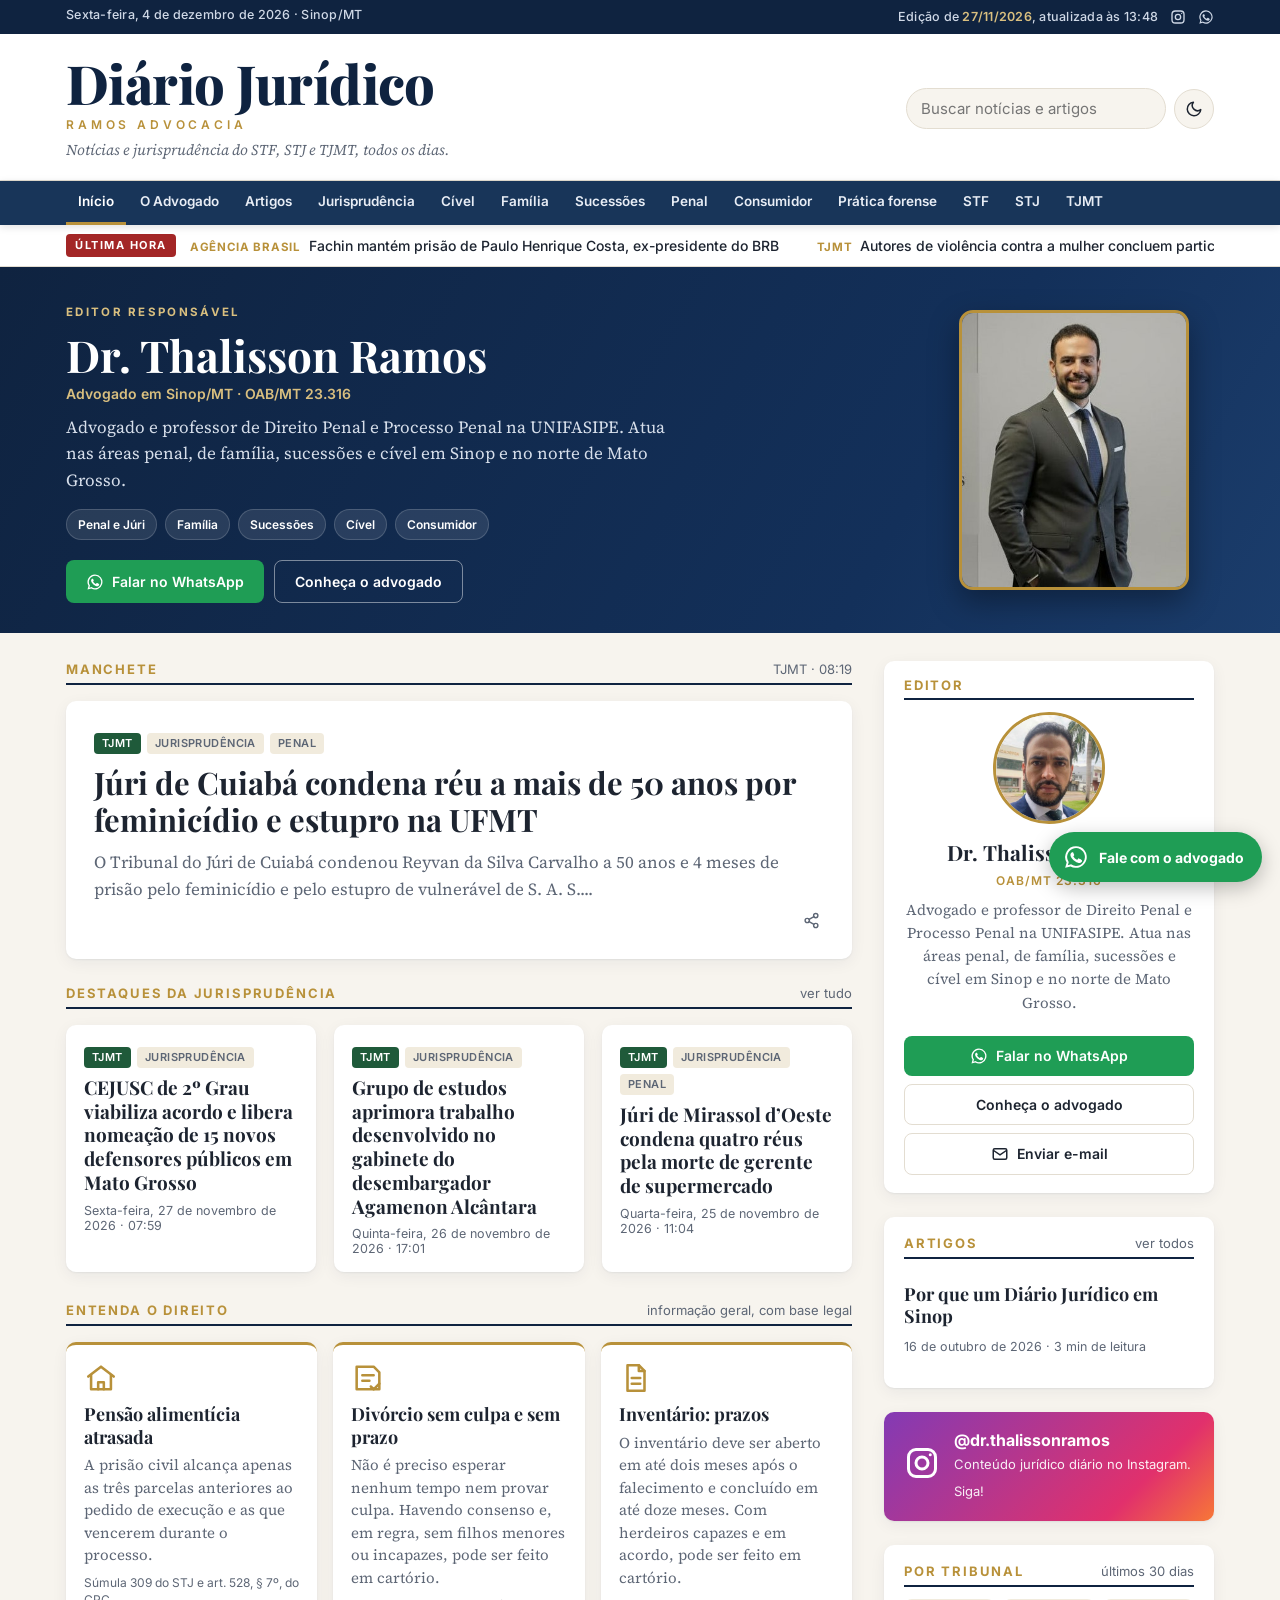
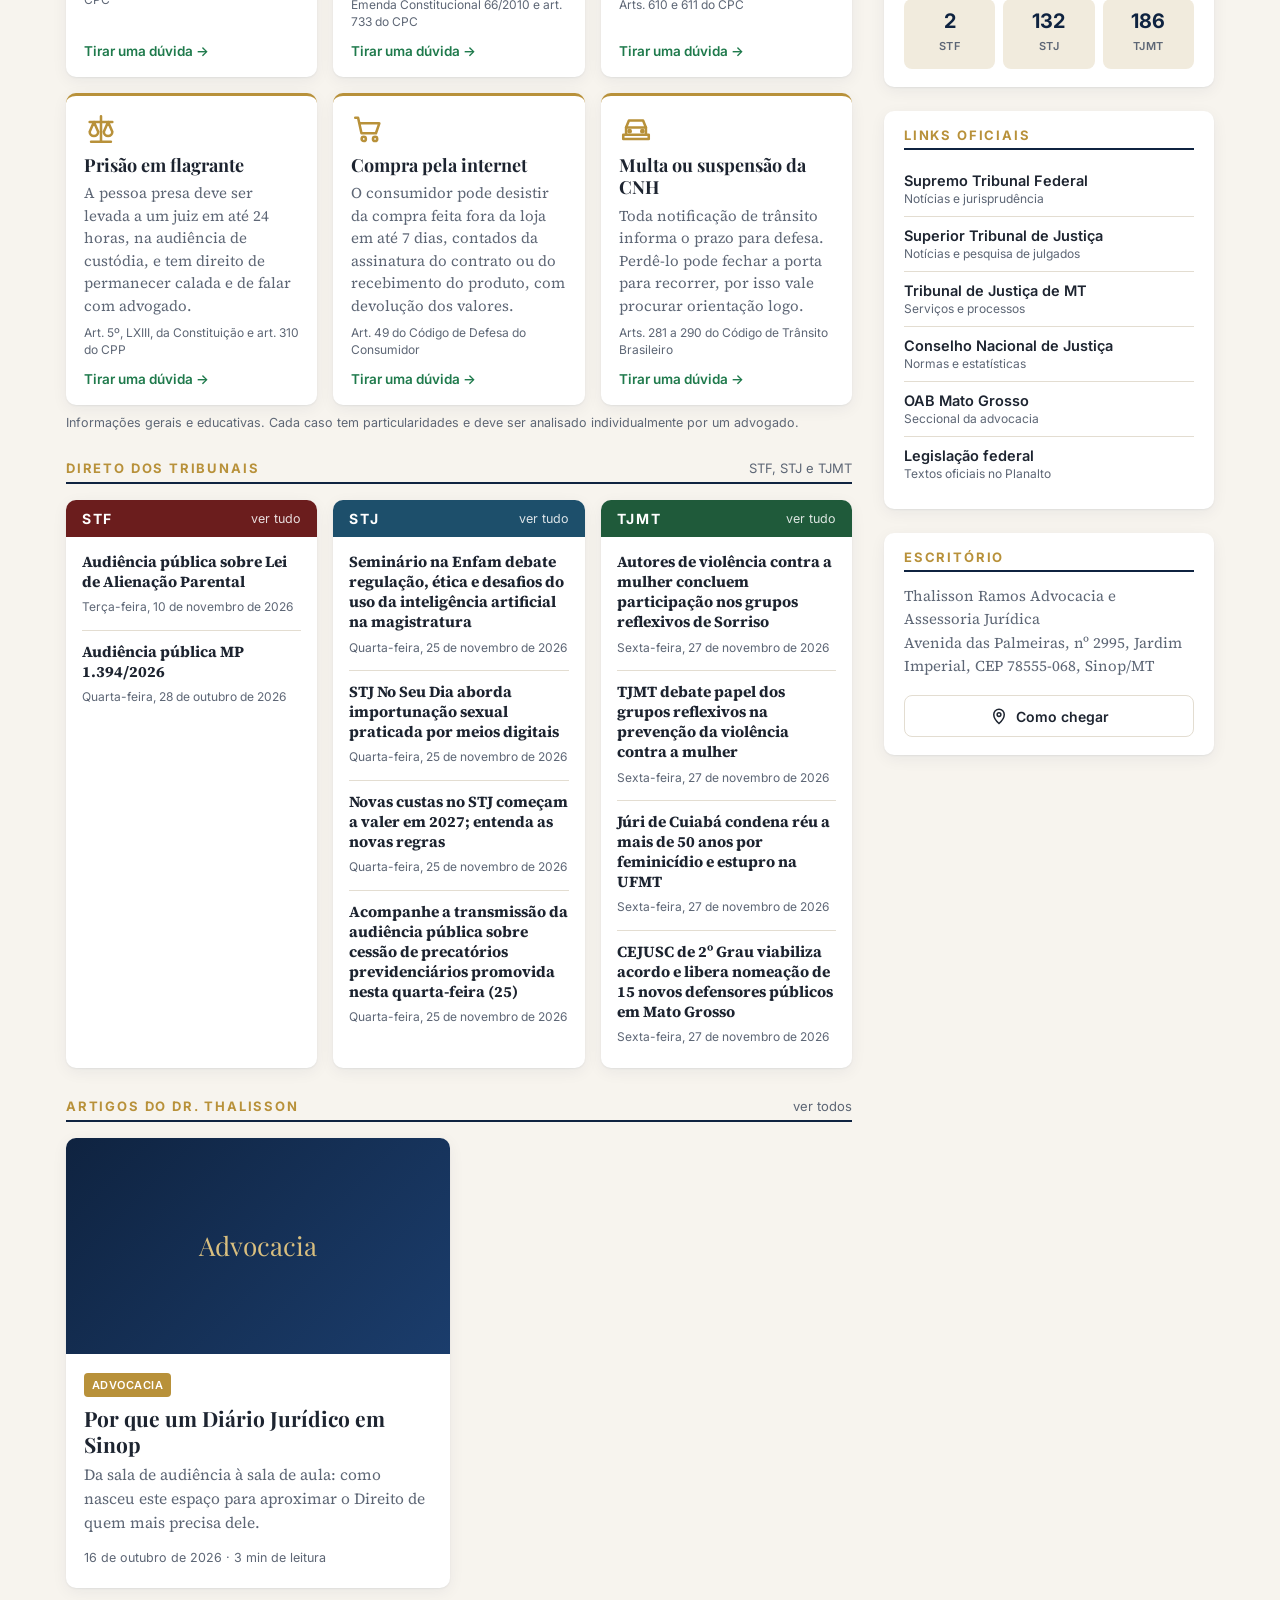
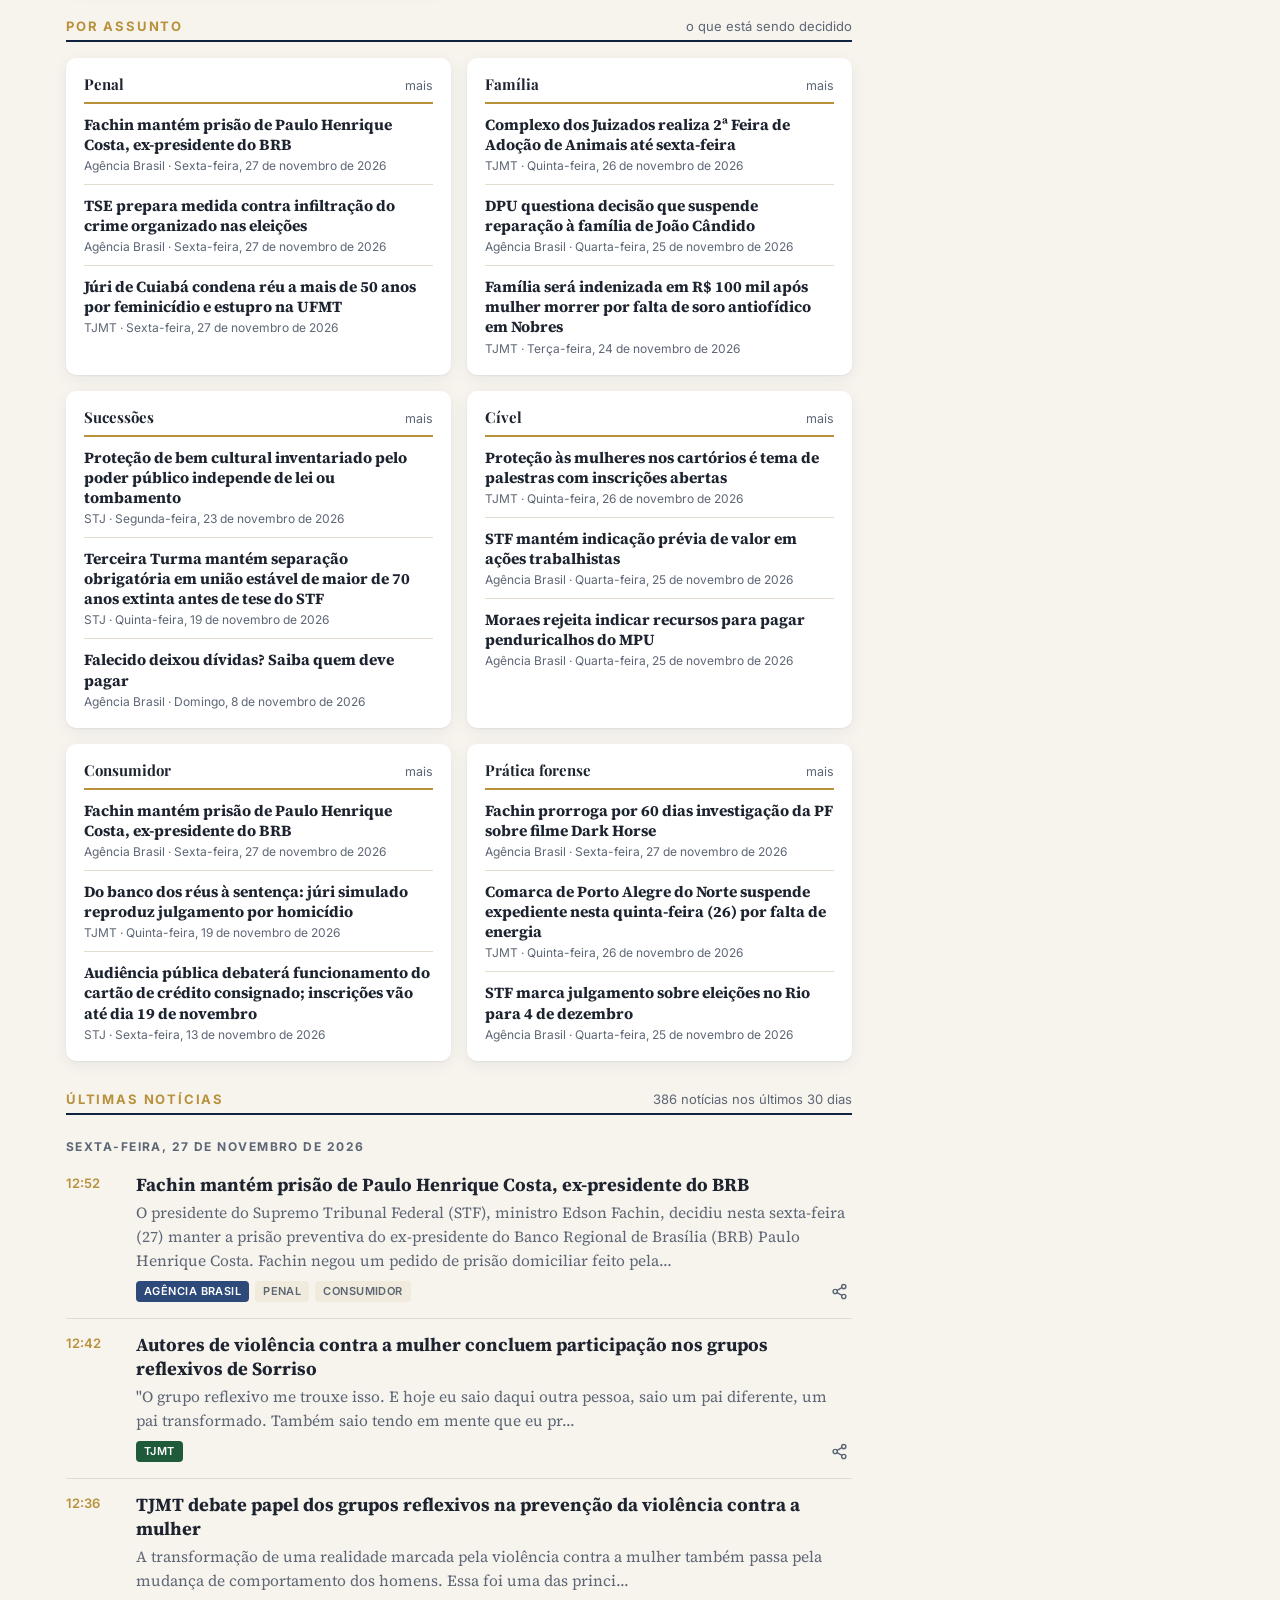
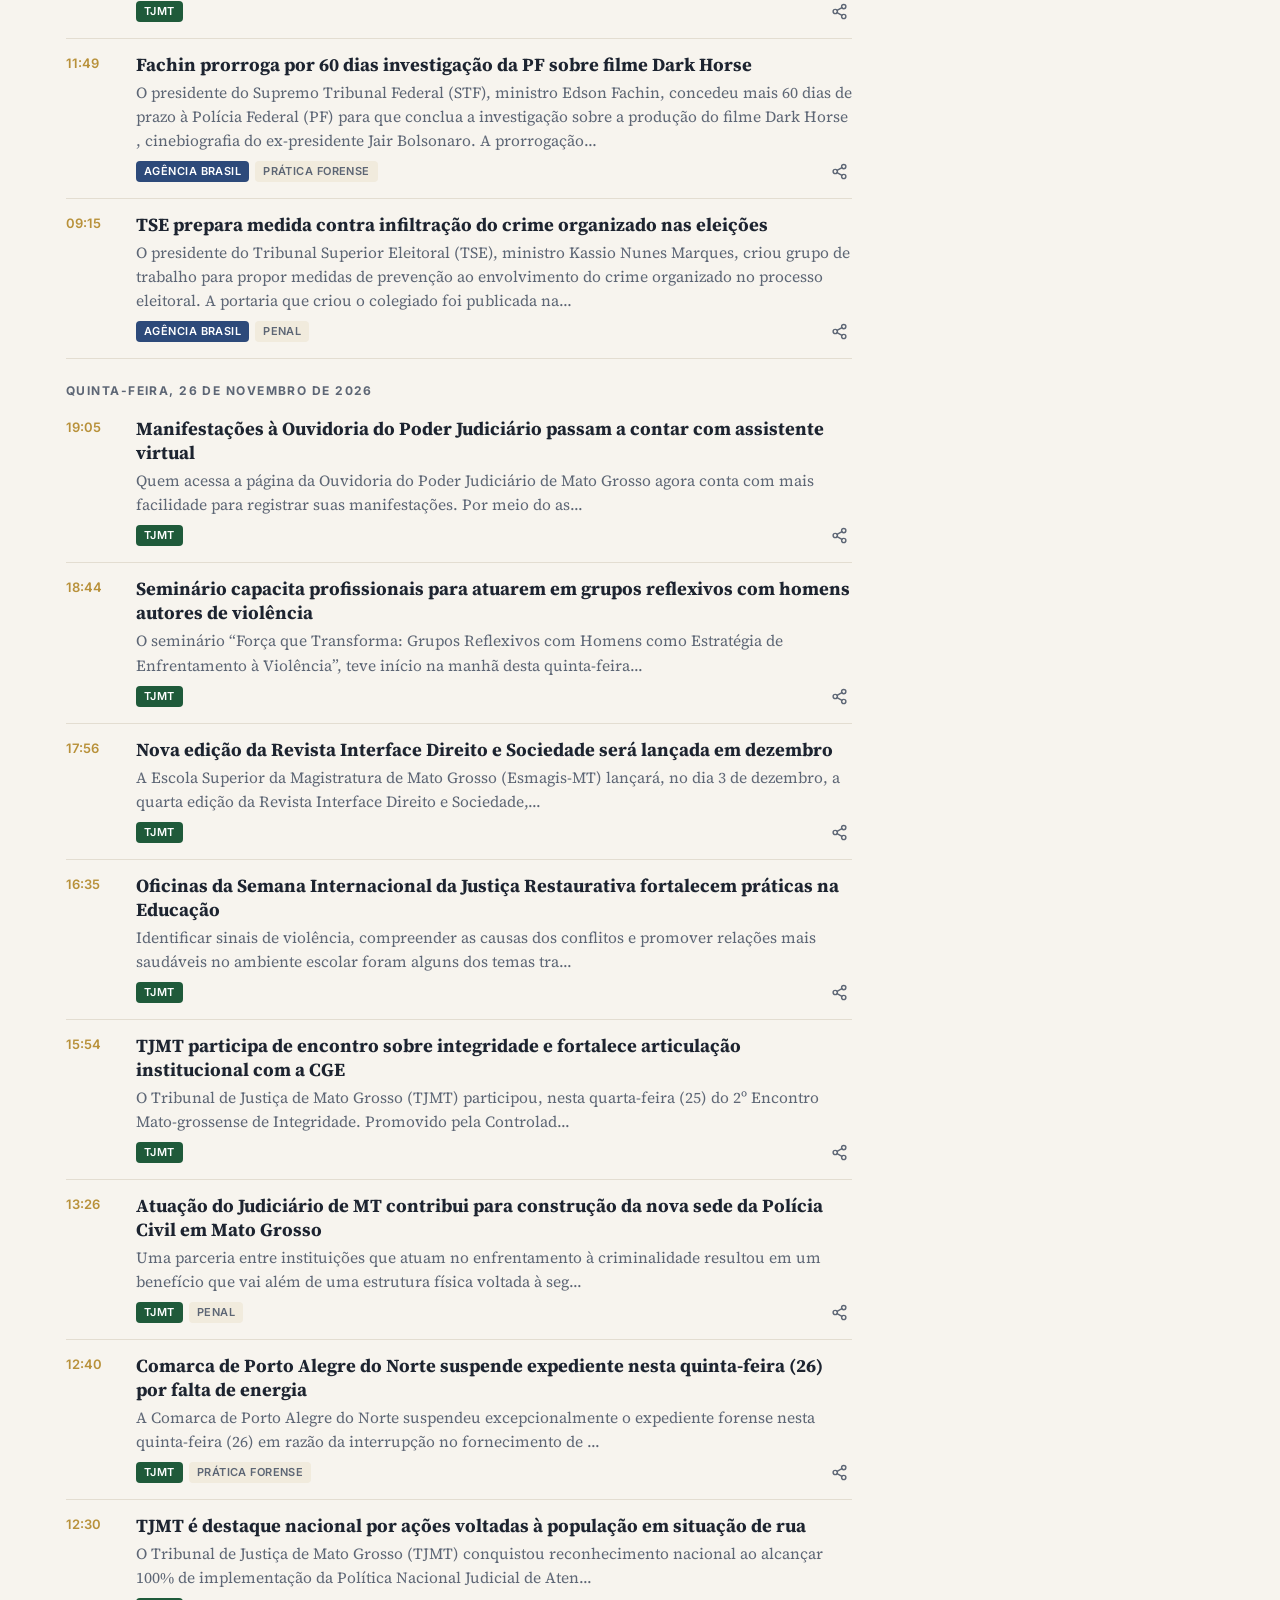
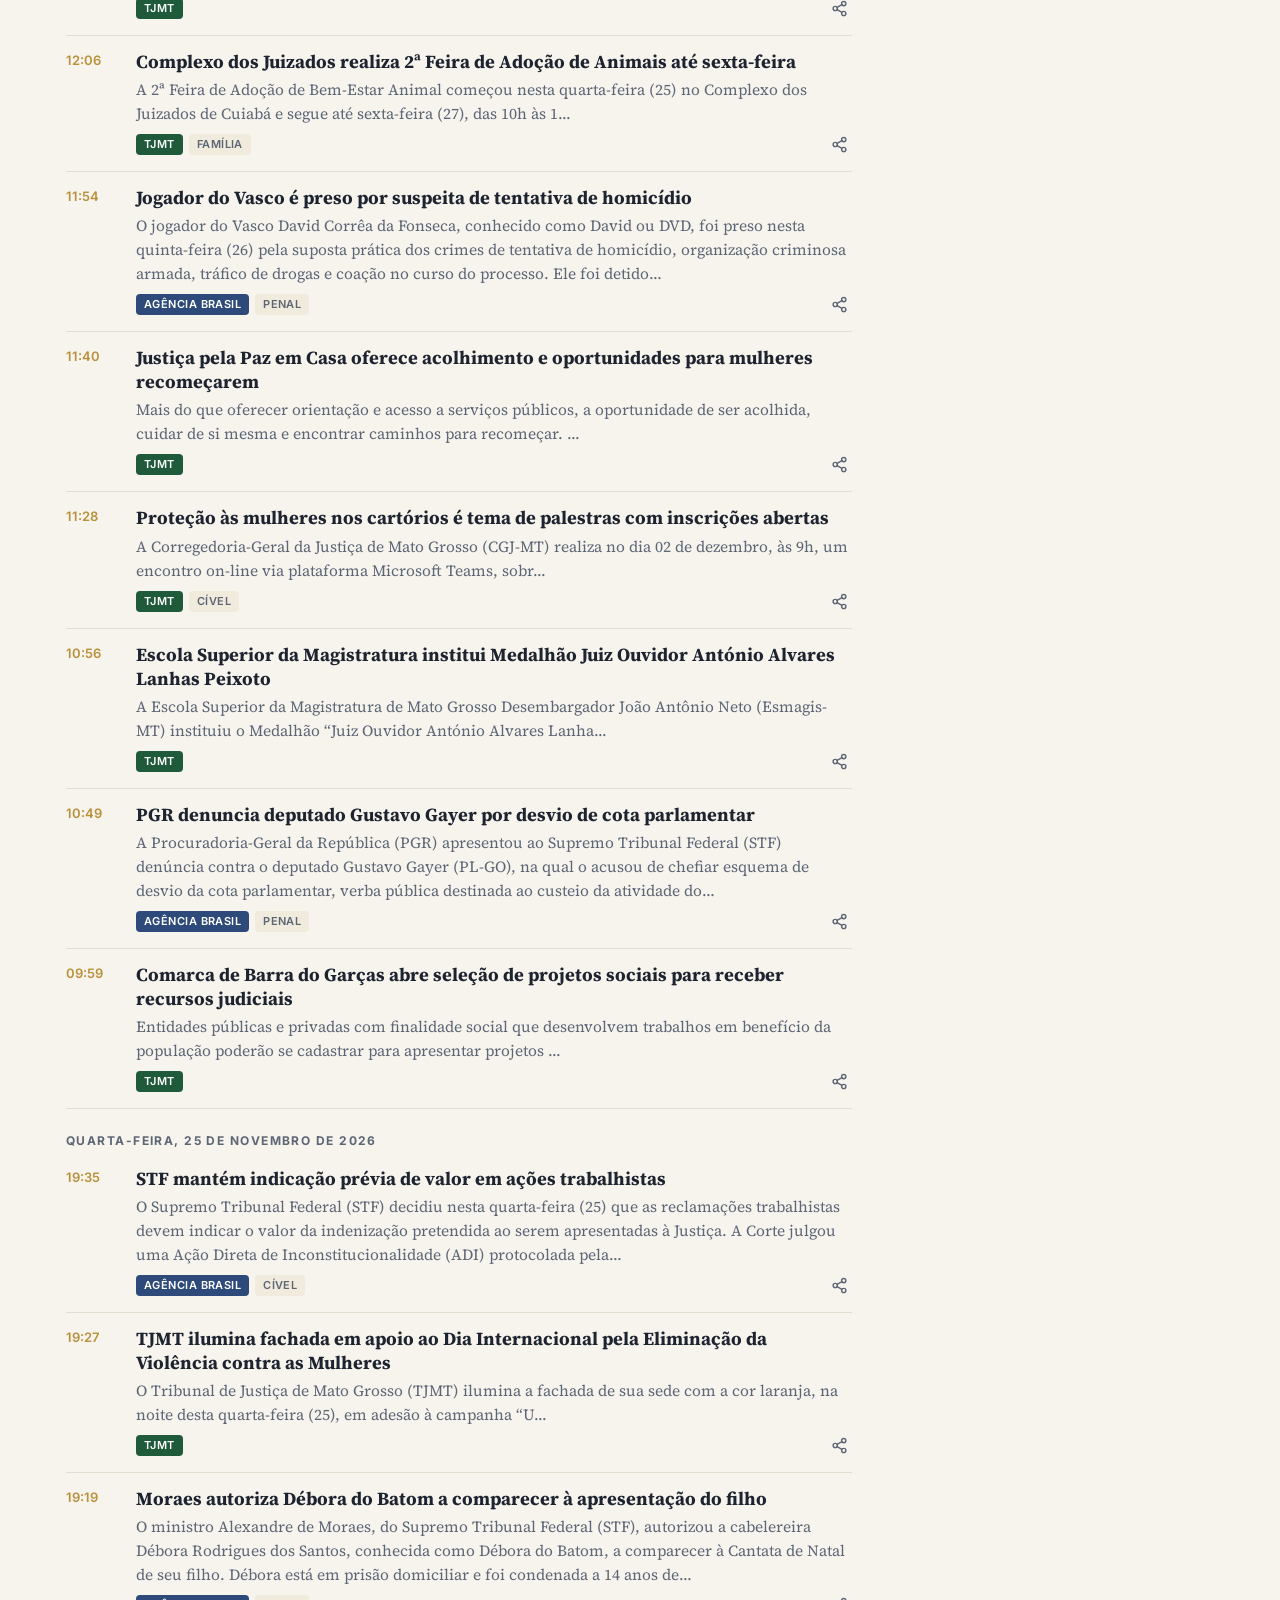
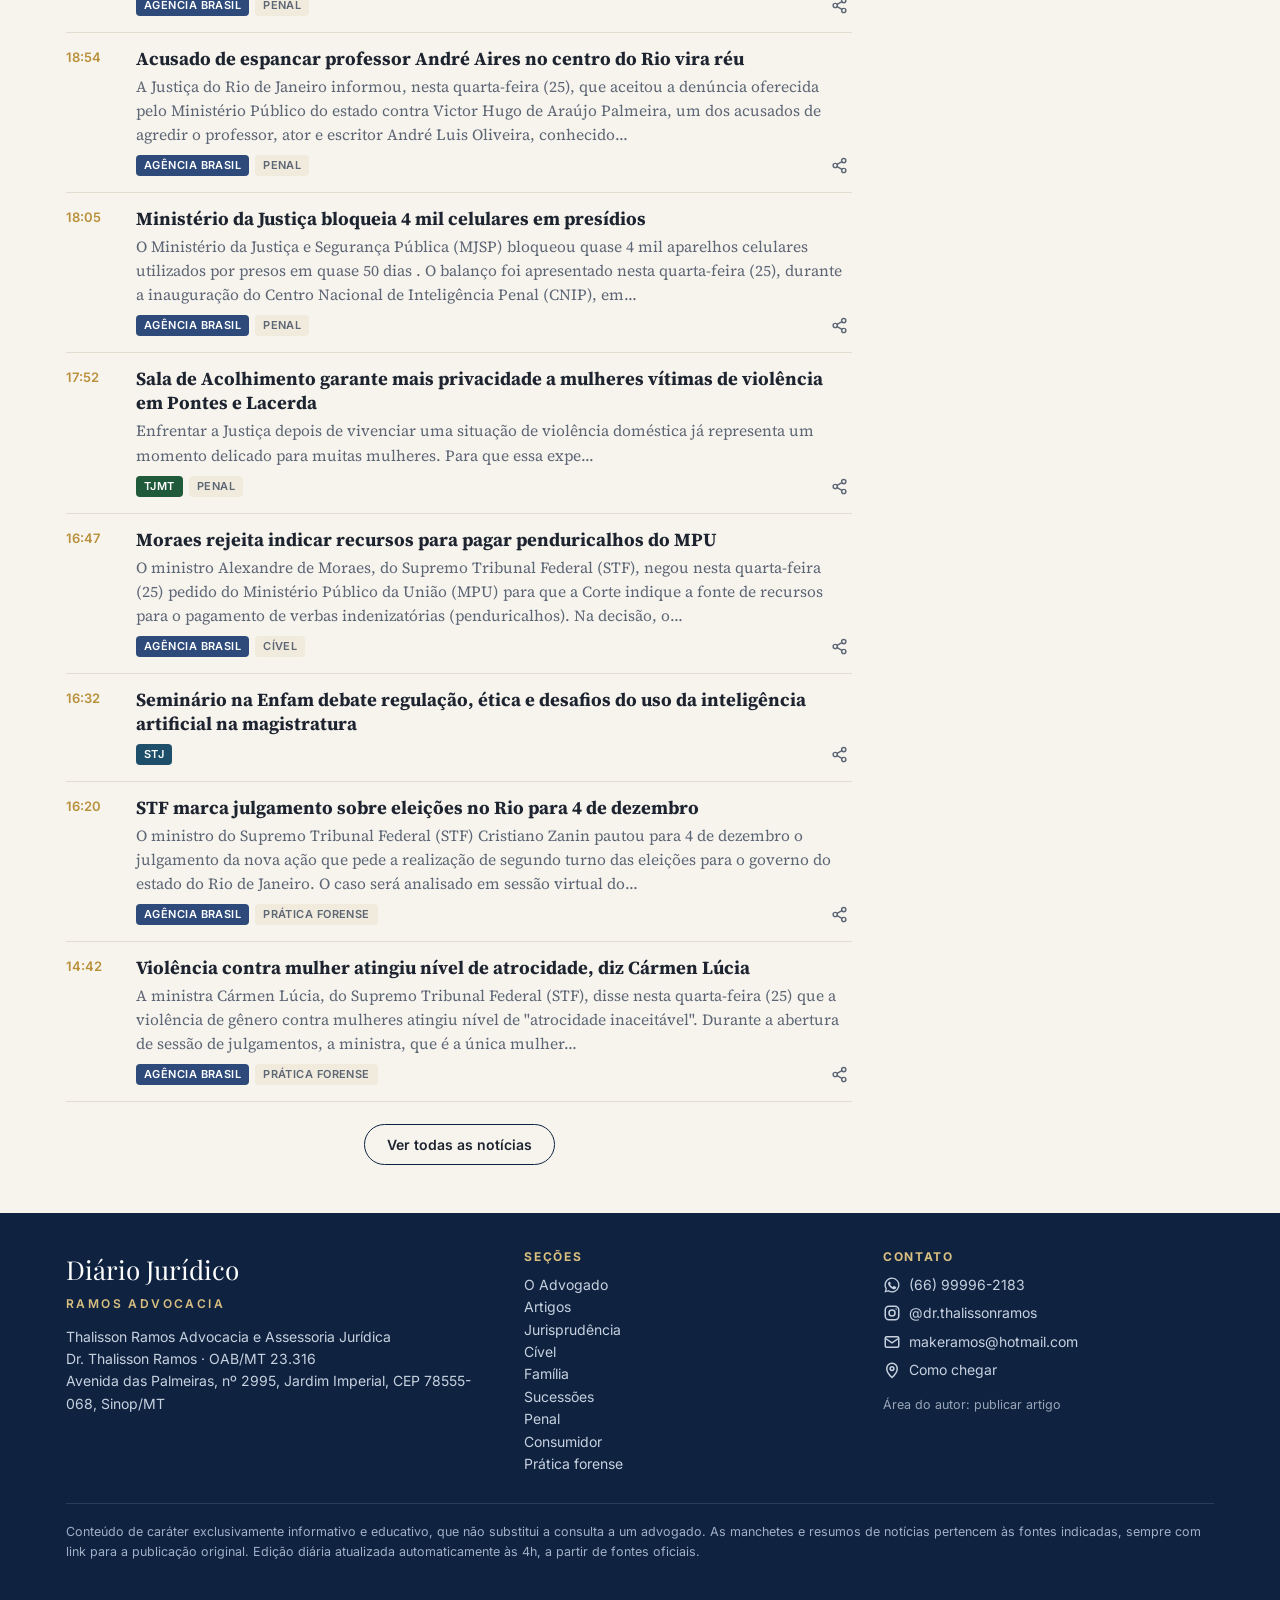
<file: index.html>
<!doctype html>
<html lang="pt-BR">
<head>
<meta charset="utf-8">
<meta name="viewport" content="width=device-width, initial-scale=1">
<title>Diário Jurídico Ramos Advocacia</title>
<meta name="description" content="Notícias e jurisprudência do STF, STJ e TJMT, atualizadas todos os dias. Editado pelo advogado Dr. Thalisson Ramos (OAB/MT 23.316), professor de Direito Penal e Processo Penal em Sinop/MT.">
<link rel="canonical" href="https://thalissonramos.github.io/">
<script type="application/ld+json">
{"@context":"https://schema.org","@type":"LegalService","name":"Thalisson Ramos Advocacia e Assessoria Jurídica","url":"https://thalissonramos.github.io/","image":"https://thalissonramos.github.io/advogado.jpg","telephone":"+55-66-99996-2183","email":"makeramos@hotmail.com","address":{"@type":"PostalAddress","streetAddress":"Avenida das Palmeiras, 2995, Jardim Imperial","addressLocality":"Sinop","addressRegion":"MT","postalCode":"78555-068","addressCountry":"BR"},"areaServed":["Sinop","Sorriso","Norte de Mato Grosso"],"sameAs":["https://www.instagram.com/dr.thalissonramos/"],"founder":{"@type":"Person","name":"Thalisson Ramos","jobTitle":"Advogado"}}
</script>
<meta property="og:type" content="website">
<meta property="og:title" content="Diário Jurídico Ramos Advocacia">
<meta property="og:description" content="Notícias e jurisprudência do STF, STJ e TJMT, atualizadas todos os dias.">
<meta property="og:image" content="https://thalissonramos.github.io/capa.png">
<meta property="og:url" content="https://thalissonramos.github.io/">
<meta name="theme-color" content="#0f2340">
<link rel="icon" href="icone.svg" type="image/svg+xml">
<link rel="preconnect" href="https://fonts.googleapis.com">
<link rel="preconnect" href="https://fonts.gstatic.com" crossorigin>
<link href="https://fonts.googleapis.com/css2?family=Inter:wght@400;500;600;700&family=Playfair+Display:wght@700;800&family=Source+Serif+4:ital,wght@0,400;0,700;1,400&display=swap" rel="stylesheet">
<link rel="stylesheet" href="estilo.css">
</head>
<body>
<div id="cabecalho"></div>
<div id="hero"></div>

<main class="wrap grade">
  <section id="principal" aria-live="polite">
    <div class="vazio">Carregando a edição de hoje…</div>
  </section>
  <aside class="lateral" id="lateral"></aside>
</main>

<div id="rodape"></div>
<script src="app.js"></script>
<script>Portal.iniciarCapa();</script>
</body>
</html>
</file>
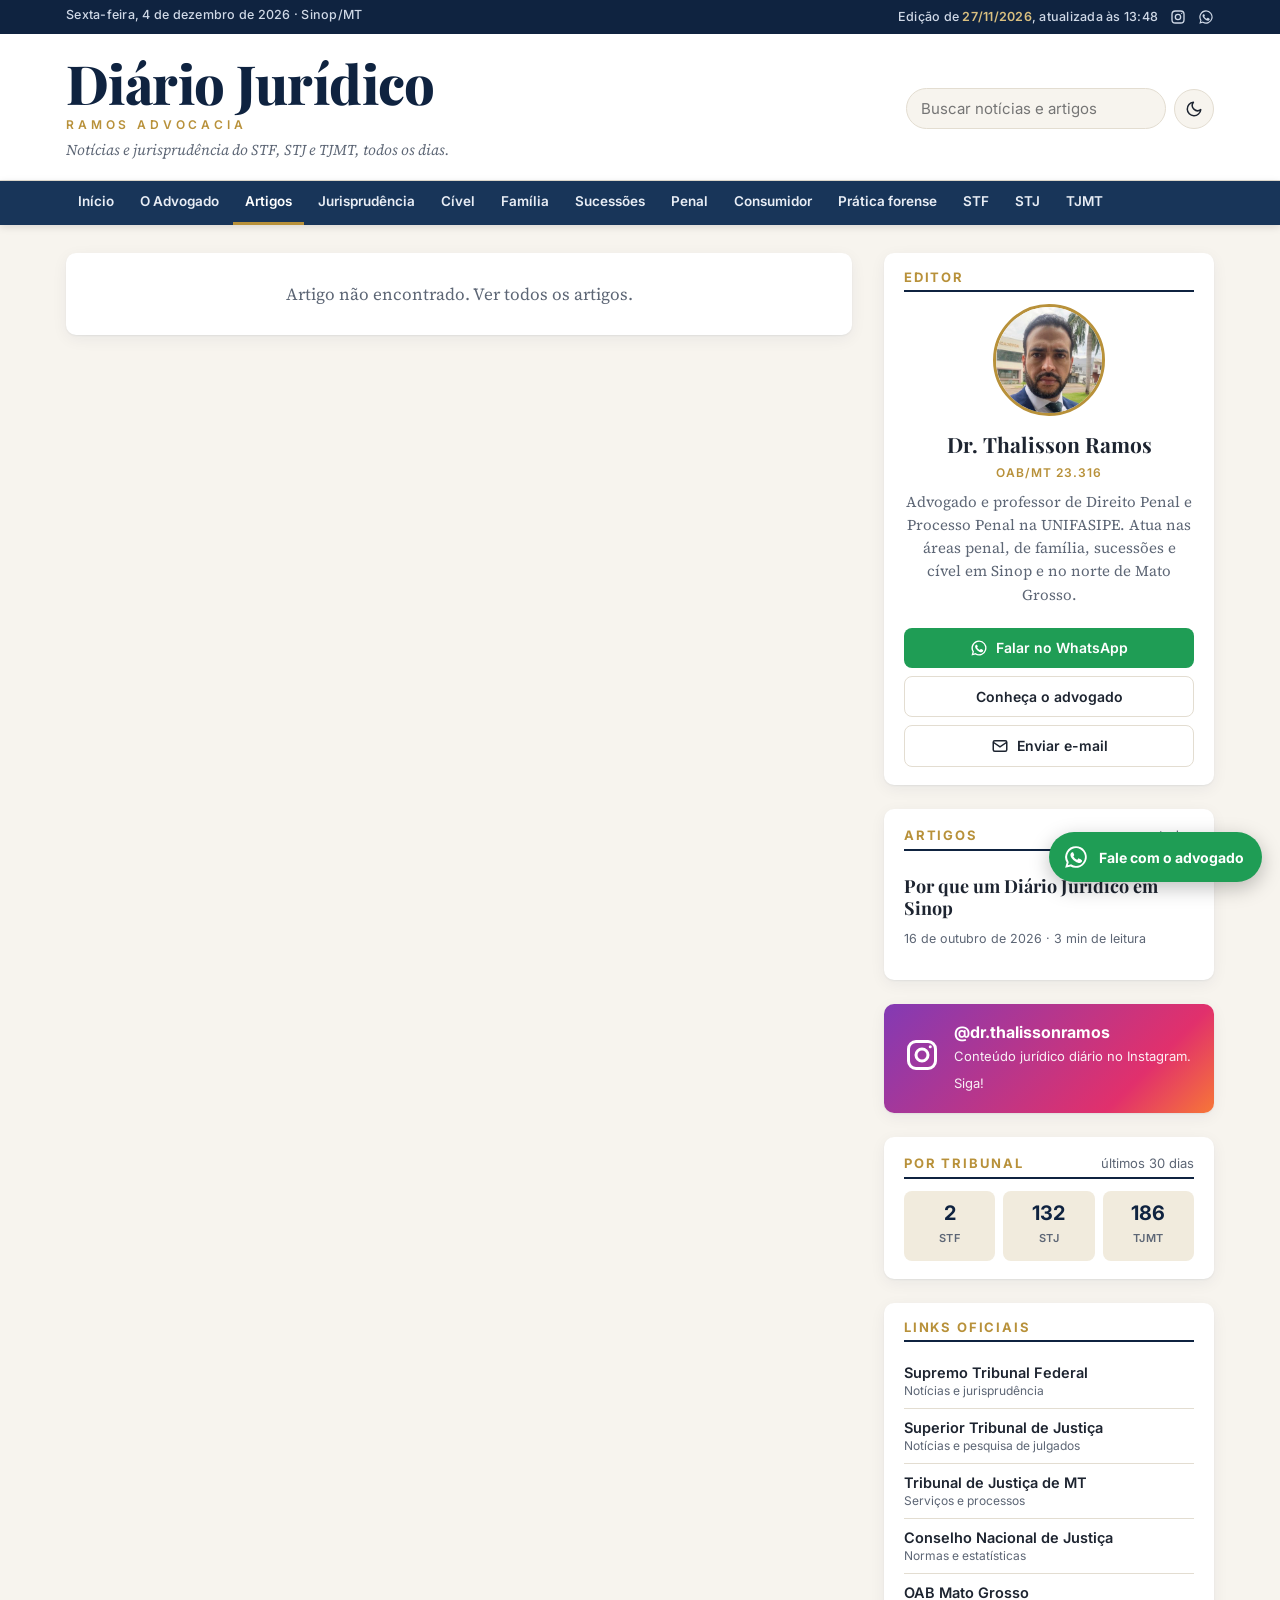
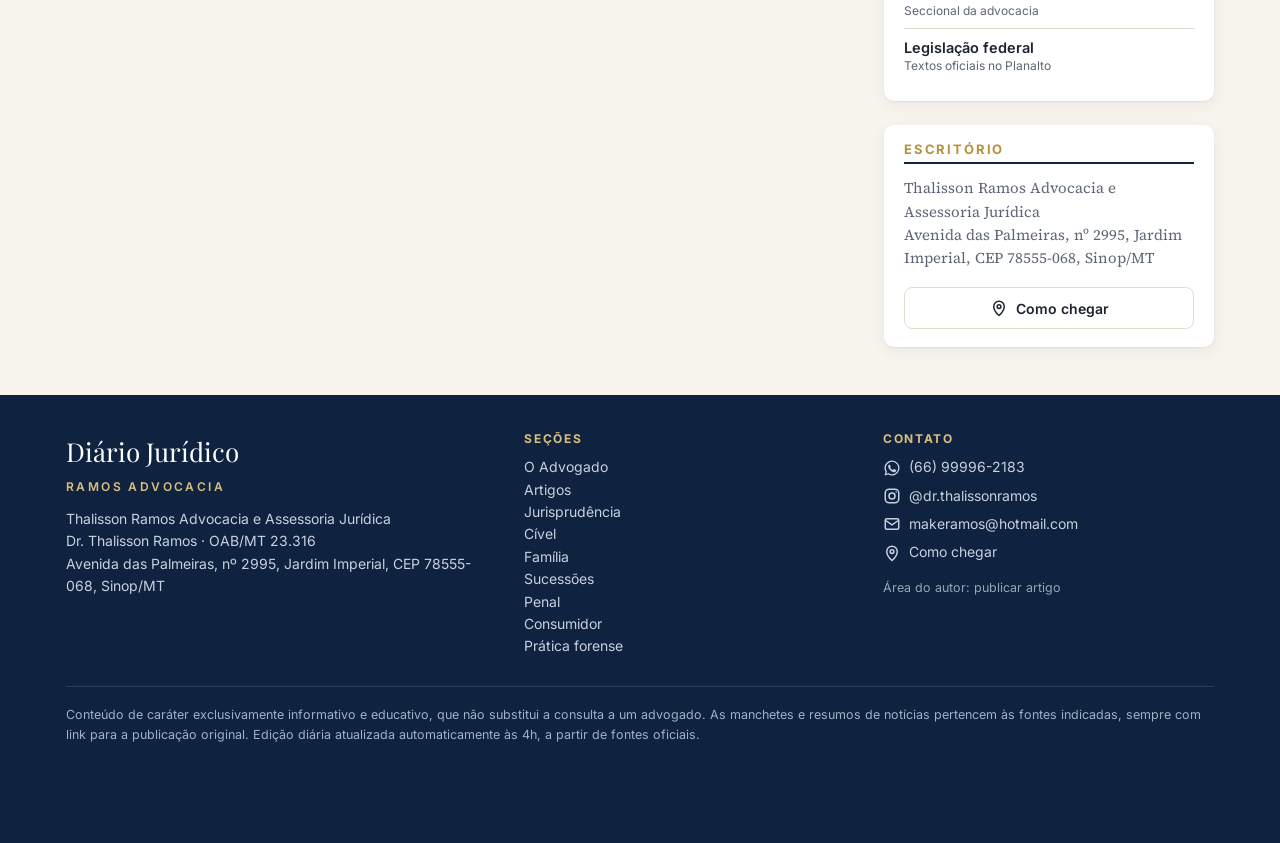
<file: artigo.html>
<!doctype html>
<html lang="pt-BR">
<head>
<meta charset="utf-8">
<meta name="viewport" content="width=device-width, initial-scale=1">
<title>Coluna do Professor | Diário Jurídico Ramos Advocacia</title>
<meta name="description" content="Artigos do advogado e professor Thalisson Ramos no Diário Jurídico Ramos Advocacia.">
<meta property="og:image" content="https://thalissonramos.github.io/capa.png">
<meta name="theme-color" content="#0f2340">
<link rel="icon" href="icone.svg" type="image/svg+xml">
<link rel="preconnect" href="https://fonts.googleapis.com">
<link rel="preconnect" href="https://fonts.gstatic.com" crossorigin>
<link href="https://fonts.googleapis.com/css2?family=Inter:wght@400;500;600;700&family=Playfair+Display:wght@700;800&family=Source+Serif+4:ital,wght@0,400;0,700;1,400&display=swap" rel="stylesheet">
<link rel="stylesheet" href="estilo.css">
</head>
<body>
<div id="cabecalho"></div>

<main class="wrap grade">
  <section id="principal"><div class="vazio">Carregando artigo…</div></section>
  <aside class="lateral" id="lateral"></aside>
</main>

<div id="rodape"></div>
<script src="app.js"></script>
<script>Portal.iniciarArtigo();</script>
</body>
</html>
</file>
<file: estilo.css>
:root {
  --azul: #0f2340;
  --azul-2: #183559;
  --ouro: #b8913a;
  --ouro-claro: #d9bf7f;
  --fundo: #f7f4ee;
  --papel: #ffffff;
  --texto: #1d2430;
  --suave: #5d6675;
  --linha: #e3ddd1;
  --chip: #f1ebdd;
  --sombra: 0 1px 2px rgba(15, 35, 64, .06), 0 4px 16px rgba(15, 35, 64, .06);
  --serifa: "Source Serif 4", Georgia, "Times New Roman", serif;
  --titulo: "Playfair Display", Georgia, serif;
  --ui: "Inter", system-ui, -apple-system, "Segoe UI", Roboto, sans-serif;
}
@media (prefers-color-scheme: dark) {
  :root:not([data-theme="light"]) {
    --fundo: #0d1522; --papel: #131e2e; --texto: #e6e9ee; --suave: #9aa5b5;
    --linha: #24324a; --chip: #1c2a40; --azul-2: #22416b;
    --sombra: 0 1px 2px rgba(0,0,0,.3), 0 4px 16px rgba(0,0,0,.25);
  }
}
:root[data-theme="dark"] {
  --fundo: #0d1522; --papel: #131e2e; --texto: #e6e9ee; --suave: #9aa5b5;
  --linha: #24324a; --chip: #1c2a40; --azul-2: #22416b;
  --sombra: 0 1px 2px rgba(0,0,0,.3), 0 4px 16px rgba(0,0,0,.25);
}

* { box-sizing: border-box; }
html { -webkit-text-size-adjust: 100%; }
body {
  margin: 0; background: var(--fundo); color: var(--texto);
  font-family: var(--serifa); font-size: 17px; line-height: 1.55;
  overflow-x: hidden;
}
a { color: inherit; text-decoration: none; }
a:hover { color: var(--ouro); }
img { max-width: 100%; display: block; }
.wrap { max-width: 1180px; margin: 0 auto; padding: 0 16px; }

/* Faixa superior */
.topo {
  background: var(--azul); color: #cfd8e6; font: 500 12.5px/1 var(--ui);
  letter-spacing: .02em;
}
.topo .wrap { display: flex; justify-content: space-between; gap: 12px; padding-top: 9px; padding-bottom: 9px; flex-wrap: wrap; }
.topo b { color: var(--ouro-claro); font-weight: 600; }

/* Cabeçalho */
.cabecalho { background: var(--papel); border-bottom: 1px solid var(--linha); }
.cabecalho .wrap { display: flex; align-items: center; justify-content: space-between; gap: 20px; padding-top: 22px; padding-bottom: 18px; }
.marca { display: flex; flex-direction: column; }
.marca .nome {
  font-family: var(--titulo); font-weight: 800; color: var(--azul);
  font-size: clamp(34px, 6vw, 54px); line-height: 1; letter-spacing: -.01em;
}
:root[data-theme="dark"] .marca .nome { color: #fff; }
@media (prefers-color-scheme: dark) { :root:not([data-theme="light"]) .marca .nome { color: #fff; } }
.marca .sub {
  font: 600 12px/1.2 var(--ui); letter-spacing: .32em; text-transform: uppercase;
  color: var(--ouro); margin-top: 8px;
}
.marca .lema { font-style: italic; color: var(--suave); font-size: 15px; margin-top: 6px; }
.busca { display: flex; align-items: center; gap: 8px; }
.busca input {
  font: 15px var(--ui); padding: 10px 14px; width: 260px; max-width: 100%;
  border: 1px solid var(--linha); border-radius: 999px; background: var(--fundo); color: var(--texto);
}
.busca input:focus { outline: 2px solid var(--ouro); border-color: transparent; }
.tema-btn {
  border: 1px solid var(--linha); background: var(--fundo); color: var(--texto);
  width: 40px; height: 40px; border-radius: 50%; cursor: pointer; font-size: 16px;
}

/* Menu de editorias */
.menu { background: var(--azul-2); position: sticky; top: 0; z-index: 10; box-shadow: 0 2px 8px rgba(0,0,0,.12); }
.menu .wrap { display: flex; gap: 2px; overflow-x: auto; scrollbar-width: none; }
.menu .wrap::-webkit-scrollbar { display: none; }
.menu a {
  white-space: nowrap; color: #e8edf5; font: 600 13.5px/1 var(--ui);
  padding: 14px 12px; border-bottom: 3px solid transparent;
}
.menu a:hover { color: #fff; background: rgba(255,255,255,.06); }
.menu a.ativo { border-bottom-color: var(--ouro); color: #fff; }

/* Layout principal */
.grade { display: grid; grid-template-columns: minmax(0, 1fr) 330px; gap: 32px; padding-top: 28px; padding-bottom: 48px; }
@media (max-width: 920px) { .grade { grid-template-columns: 1fr; } }

.secao-titulo {
  display: flex; align-items: baseline; justify-content: space-between; gap: 12px;
  border-bottom: 2px solid var(--azul); margin: 0 0 16px; padding-bottom: 6px;
}
:root[data-theme="dark"] .secao-titulo { border-color: var(--ouro); }
@media (prefers-color-scheme: dark) { :root:not([data-theme="light"]) .secao-titulo { border-color: var(--ouro); } }
.secao-titulo h2 { font: 700 13px/1 var(--ui); letter-spacing: .14em; text-transform: uppercase; margin: 0; color: var(--ouro); }
.secao-titulo span { font: 13px var(--ui); color: var(--suave); }

/* Manchete */
.manchete { display: grid; grid-template-columns: 1.15fr 1fr; gap: 22px; background: var(--papel); border-radius: 10px; overflow: hidden; box-shadow: var(--sombra); margin-bottom: 26px; }
.manchete.sem-img { grid-template-columns: 1fr; }
.manchete .img { background: var(--chip) center/cover no-repeat; min-height: 260px; }
.manchete .corpo { padding: 22px 24px 24px 0; display: flex; flex-direction: column; justify-content: center; }
.manchete.sem-img .corpo { padding: 26px 28px; }
.manchete h3 { font-family: var(--titulo); font-size: clamp(24px, 3vw, 31px); line-height: 1.18; margin: 10px 0 12px; }
.manchete p { margin: 0; color: var(--suave); }
@media (max-width: 680px) {
  .manchete { grid-template-columns: 1fr; }
  .manchete .img { min-height: 190px; }
  .manchete .corpo { padding: 0 18px 20px; }
}

/* Destaques */
.destaques { display: grid; grid-template-columns: repeat(3, minmax(0, 1fr)); gap: 18px; margin-bottom: 30px; }
@media (max-width: 760px) { .destaques { grid-template-columns: 1fr; } }
.card { background: var(--papel); border-radius: 10px; padding: 16px 18px; box-shadow: var(--sombra); display: flex; flex-direction: column; gap: 8px; }
.card h4 { font-family: var(--titulo); font-size: 19px; line-height: 1.25; margin: 0; }

/* Lista de notícias */
.dia { font: 700 12px/1 var(--ui); letter-spacing: .12em; text-transform: uppercase; color: var(--suave); margin: 26px 0 6px; }
.lista { list-style: none; margin: 0; padding: 0; }
.lista li { display: grid; grid-template-columns: 56px minmax(0, 1fr); gap: 14px; padding: 14px 0; border-bottom: 1px solid var(--linha); }
.lista .hora { font: 600 13px/1.6 var(--ui); color: var(--ouro); }
.lista h4 { font-family: var(--serifa); font-weight: 700; font-size: 18.5px; line-height: 1.3; margin: 0 0 4px; }
.lista p { margin: 0; color: var(--suave); font-size: 15.5px; }
.meta { display: flex; flex-wrap: wrap; gap: 6px; align-items: center; margin-top: 6px; }
.tag {
  font: 600 11px/1 var(--ui); letter-spacing: .04em; text-transform: uppercase;
  padding: 5px 8px; border-radius: 4px; background: var(--chip); color: var(--suave);
}
.tag.fonte { background: var(--azul); color: #fff; }
.tag.fonte.stf { background: #6b1d1d; }
.tag.fonte.stj { background: #1d4f6b; }
.tag.fonte.tjmt { background: #1f5a3a; }
.tag.fonte.cnj { background: #4b3a7a; }
.tag.fonte.conjur { background: #7a4d12; }
.tag.fonte.agbrasil { background: #2d4a7a; }
.mais { display: block; margin: 22px auto 0; font: 600 14px var(--ui); padding: 11px 22px; border-radius: 999px; border: 1px solid var(--azul); background: transparent; color: var(--texto); cursor: pointer; }
.mais:hover { background: var(--azul); color: #fff; }
.vazio { background: var(--papel); border-radius: 10px; padding: 28px; text-align: center; color: var(--suave); box-shadow: var(--sombra); }

/* Barra lateral */
.lateral { display: flex; flex-direction: column; gap: 24px; }
.bloco { background: var(--papel); border-radius: 10px; padding: 18px 20px; box-shadow: var(--sombra); }
.bloco .secao-titulo { margin-bottom: 12px; }
.editor { text-align: center; }
.editor img { width: 112px; height: 112px; border-radius: 50%; object-fit: cover; margin: 4px auto 12px; border: 3px solid var(--ouro); }
.editor h3 { font-family: var(--titulo); font-size: 21px; margin: 0; }
.editor .oab { font: 600 12px var(--ui); color: var(--ouro); letter-spacing: .08em; margin: 4px 0 10px; }
.editor p { font-size: 15px; color: var(--suave); margin: 0 0 14px; }
.botao {
  display: inline-flex; align-items: center; justify-content: center; gap: 8px; width: 100%;
  font: 600 14px var(--ui); padding: 11px 16px; border-radius: 8px; background: var(--azul); color: #fff; margin-top: 8px;
}
.botao:hover { background: var(--ouro); color: #fff; }
.botao.claro { background: transparent; color: var(--texto); border: 1px solid var(--linha); }
.coluna-item { padding: 12px 0; border-bottom: 1px solid var(--linha); }
.coluna-item:last-child { border-bottom: 0; }
.coluna-item h4 { font-family: var(--titulo); font-size: 18px; line-height: 1.25; margin: 0 0 4px; }
.coluna-item small { font: 12.5px var(--ui); color: var(--suave); }
.tribunais { display: grid; grid-template-columns: repeat(3, 1fr); gap: 8px; }
.tribunais a { text-align: center; padding: 12px 6px; border-radius: 8px; background: var(--chip); }
.tribunais b { display: block; font: 700 20px/1 var(--ui); color: var(--azul); }
:root[data-theme="dark"] .tribunais b { color: var(--ouro-claro); }
@media (prefers-color-scheme: dark) { :root:not([data-theme="light"]) .tribunais b { color: var(--ouro-claro); } }
.tribunais span { font: 600 11px var(--ui); color: var(--suave); letter-spacing: .06em; }

/* Página de artigo */
.artigo { background: var(--papel); border-radius: 10px; padding: clamp(22px, 5vw, 48px); box-shadow: var(--sombra); }
.artigo h1 { font-family: var(--titulo); font-size: clamp(28px, 4.5vw, 42px); line-height: 1.12; margin: 8px 0 12px; }
.artigo .linha-fina { font-size: 19px; color: var(--suave); font-style: italic; margin: 0 0 18px; }
.artigo .assinatura { display: flex; align-items: center; gap: 12px; font: 14px var(--ui); color: var(--suave); border-top: 1px solid var(--linha); border-bottom: 1px solid var(--linha); padding: 12px 0; margin-bottom: 26px; }
.artigo .assinatura img { width: 44px; height: 44px; border-radius: 50%; object-fit: cover; }
.artigo .texto { font-size: 19px; line-height: 1.7; }
.artigo .texto h2 { font-family: var(--titulo); font-size: 25px; margin: 32px 0 10px; }
.artigo .texto blockquote { margin: 22px 0; padding: 4px 0 4px 18px; border-left: 3px solid var(--ouro); font-style: italic; color: var(--suave); }

/* Rodapé */
.rodape { background: var(--azul); color: #c7d1df; font: 14px/1.6 var(--ui); }
.rodape .wrap { display: grid; grid-template-columns: 1.3fr 1fr 1fr; gap: 28px; padding-top: 36px; padding-bottom: 28px; }
@media (max-width: 760px) { .rodape .wrap { grid-template-columns: 1fr; } }
.rodape h5 { font: 700 12px var(--ui); letter-spacing: .14em; text-transform: uppercase; color: var(--ouro-claro); margin: 0 0 10px; }
.rodape .nome { font-family: var(--titulo); font-size: 26px; color: #fff; }
.rodape a:hover { color: var(--ouro-claro); }
.rodape .aviso { grid-column: 1 / -1; border-top: 1px solid rgba(255,255,255,.12); padding-top: 18px; font-size: 12.5px; color: #9fb0c7; }
.esconder { display: none !important; }
.manchete .img { position: relative; overflow: hidden; }
.manchete .img img { width: 100%; height: 100%; object-fit: cover; position: absolute; inset: 0; }
.tema-btn { display: inline-flex; align-items: center; justify-content: center; flex: 0 0 auto; }
.tema-btn svg { width: 18px; height: 18px; }
@media (max-width: 680px) {
  .cabecalho .wrap { flex-direction: column; align-items: stretch; gap: 14px; padding-top: 18px; padding-bottom: 14px; }
  .busca input { flex: 1; width: auto; min-width: 0; }
  .topo .wrap { font-size: 12px; }
}

/* ===== Versão 2: captação e artigos ===== */
.suave { color: var(--suave); font-size: 15px; }
.suave-ui { font: 12.5px var(--ui); color: var(--suave); }
.topo-dir { display: inline-flex; align-items: center; gap: 12px; }
.topo-dir a { display: inline-flex; color: #cfd8e6; }
.topo-dir a:hover { color: var(--ouro-claro); }
.topo-dir svg { width: 16px; height: 16px; }
.botao svg, .rod-link svg, .cp svg { width: 18px; height: 18px; flex: 0 0 auto; }
.botao.wa { background: #1f9d55; }
.botao.wa:hover { background: #17803f; }
.botao.vazado { background: transparent; border: 1px solid rgba(255,255,255,.45); color: #fff; }
.botao.vazado:hover { background: rgba(255,255,255,.1); color: #fff; }
.tag.ouro { background: var(--ouro); color: #fff; }

/* Faixa do autor na capa */
.hero-autor { background: linear-gradient(120deg, var(--azul) 0%, #13305a 70%, #1b3d6c 100%); color: #fff; overflow: hidden; }
.hero-autor .wrap { display: grid; grid-template-columns: minmax(0, 1fr) 280px; gap: 28px; align-items: center; padding-top: 30px; }
.hero-texto { padding-bottom: 30px; }
.olho { font: 700 11.5px var(--ui); letter-spacing: .2em; text-transform: uppercase; color: var(--ouro-claro); }
.hero-autor h1 { font-family: var(--titulo); font-size: clamp(30px, 4.4vw, 44px); line-height: 1.08; margin: 8px 0 6px; }
.hero-cargo { font: 600 14px var(--ui); color: var(--ouro-claro); margin: 0 0 12px; }
.hero-bio { color: #d6deea; max-width: 620px; margin: 0 0 16px; }
.hero-areas { display: flex; flex-wrap: wrap; gap: 8px; margin-bottom: 20px; }
.hero-areas span { font: 600 12px var(--ui); padding: 7px 11px; border-radius: 999px; background: rgba(255,255,255,.1); border: 1px solid rgba(255,255,255,.16); }
.hero-botoes { display: flex; flex-wrap: wrap; gap: 10px; }
.hero-botoes .botao { width: auto; margin-top: 0; padding: 12px 20px; }
.hero-foto { align-self: center; display: flex; justify-content: center; padding-bottom: 30px; }
.hero-foto img { width: 230px; height: 280px; object-fit: cover; object-position: center top; border-radius: 14px; border: 3px solid var(--ouro); box-shadow: 0 12px 30px rgba(0,0,0,.35); }
@media (max-width: 760px) {
  .hero-autor .wrap { grid-template-columns: 1fr; padding-top: 22px; }
  .hero-foto { display: none; }
  .hero-texto { padding-bottom: 24px; }
}

/* Botão flutuante do WhatsApp */
.whats-flutuante {
  position: fixed; right: 18px; bottom: 18px; z-index: 50; display: inline-flex; align-items: center; gap: 10px;
  background: #1f9d55; color: #fff; border-radius: 999px; padding: 12px 18px 12px 14px;
  font: 700 14px var(--ui); box-shadow: 0 6px 20px rgba(0,0,0,.25);
}
.whats-flutuante:hover { background: #17803f; color: #fff; }
.whats-flutuante svg { width: 26px; height: 26px; }
@media (max-width: 600px) { .whats-flutuante span { display: none; } .whats-flutuante { padding: 14px; } }

/* Compartilhar */
.mini-share { margin-left: auto; border: 0; background: transparent; color: var(--suave); cursor: pointer; padding: 4px; border-radius: 6px; display: inline-flex; }
.mini-share:hover { color: var(--ouro); background: var(--chip); }
.mini-share svg { width: 17px; height: 17px; }
.compartilhar { display: flex; flex-wrap: wrap; align-items: center; gap: 8px; margin: 26px 0 0; padding-top: 18px; border-top: 1px solid var(--linha); font: 600 13px var(--ui); color: var(--suave); }
.cp { display: inline-flex; align-items: center; gap: 6px; font: 600 13px var(--ui); padding: 8px 12px; border-radius: 8px; border: 1px solid var(--linha); background: var(--papel); color: var(--texto); cursor: pointer; }
.cp.wa { background: #1f9d55; border-color: #1f9d55; color: #fff; }
.cp:hover { border-color: var(--ouro); }

/* CTA no fim de notícia e artigo */
.cta-caso { display: flex; gap: 16px; align-items: flex-start; margin-top: 26px; padding: 20px; border-radius: 10px; background: var(--chip); border-left: 4px solid var(--ouro); }
.cta-caso img { width: 58px; height: 58px; border-radius: 50%; object-fit: cover; flex: 0 0 auto; }
.cta-caso b { font-family: var(--titulo); font-size: 20px; }
.cta-caso p { margin: 4px 0 12px; color: var(--suave); font-size: 15.5px; }
.cta-caso .botao { width: auto; display: inline-flex; margin-top: 0; }
.noticia-det h1 { font-size: clamp(26px, 4vw, 36px); }
.noticia-img { width: 100%; max-height: 420px; object-fit: cover; border-radius: 8px; margin: 14px 0 18px; }
.noticia-det .botao { width: auto; display: inline-flex; }

/* Cards de artigo */
.grade-artigos { display: grid; grid-template-columns: repeat(2, minmax(0, 1fr)); gap: 18px; margin-bottom: 30px; }
@media (max-width: 680px) { .grade-artigos { grid-template-columns: 1fr; } }
.card-artigo { background: var(--papel); border-radius: 10px; overflow: hidden; box-shadow: var(--sombra); transition: transform .15s ease; }
.card-artigo:hover { transform: translateY(-2px); }
.card-artigo a:hover { color: inherit; }
.card-artigo.grande { grid-column: 1 / -1; }
.card-artigo .capa { aspect-ratio: 16 / 9; background: var(--chip); overflow: hidden; }
.card-artigo.grande .capa { aspect-ratio: 21 / 9; }
.card-artigo .capa img { width: 100%; height: 100%; object-fit: cover; }
.card-artigo .capa.sem { display: flex; align-items: center; justify-content: center; background: linear-gradient(135deg, var(--azul), #1b3d6c); }
.card-artigo .capa.sem span { font-family: var(--titulo); color: var(--ouro-claro); font-size: 26px; }
.card-artigo .corpo { padding: 16px 18px 18px; }
.card-artigo h3 { font-family: var(--titulo); font-size: 21px; line-height: 1.22; margin: 10px 0 6px; }
.card-artigo.grande h3 { font-size: clamp(24px, 3vw, 30px); }
.card-artigo p { margin: 0 0 8px; color: var(--suave); font-size: 15.5px; }
.card-artigo small { font: 12.5px var(--ui); color: var(--suave); }
.artigo .texto img { border-radius: 8px; margin: 18px auto; height: auto; }
.artigo .texto h3 { font-family: var(--titulo); font-size: 21px; margin: 26px 0 8px; }
.artigo .texto a { color: var(--ouro); text-decoration: underline; }

/* Barra lateral: Instagram */
.insta-card { display: flex; gap: 14px; align-items: center; background: linear-gradient(135deg, #833ab4, #c13584 50%, #e1306c 75%, #f77737); color: #fff; }
.insta-card:hover { color: #fff; filter: brightness(1.05); }
.insta-ic svg { width: 36px; height: 36px; }
.insta-card b { display: block; font: 700 16px var(--ui); }
.insta-card small { font: 13px var(--ui); opacity: .92; }

/* Página O Advogado */
main.grade.larga { grid-template-columns: 1fr; }
main.grade.larga .lateral { display: none; }
.adv-topo { display: grid; grid-template-columns: 340px minmax(0, 1fr); gap: 34px; background: var(--papel); border-radius: 12px; overflow: hidden; box-shadow: var(--sombra); margin-bottom: 34px; }
.adv-foto { background: #c9c9c9; }
.adv-foto img { width: 100%; height: 100%; object-fit: cover; object-position: 70% top; }
.adv-texto { padding: 30px 32px 30px 0; }
.adv-texto h1 { font-family: var(--titulo); font-size: clamp(30px, 4vw, 42px); margin: 8px 0 4px; line-height: 1.1; }
.adv-texto p { margin: 0 0 14px; }
.adv-texto .hero-cargo { color: var(--ouro); }
@media (max-width: 760px) {
  .adv-topo { grid-template-columns: 1fr; }
  .adv-foto { max-height: 420px; }
  .adv-texto { padding: 0 20px 24px; }
}
.areas { display: grid; grid-template-columns: repeat(3, minmax(0, 1fr)); gap: 18px; margin-bottom: 34px; }
@media (max-width: 900px) { .areas { grid-template-columns: repeat(2, minmax(0, 1fr)); } }
@media (max-width: 560px) { .areas { grid-template-columns: 1fr; } }
.area { background: var(--papel); border-radius: 10px; padding: 20px; box-shadow: var(--sombra); display: flex; flex-direction: column; }
.area-ic { width: 46px; height: 46px; border-radius: 10px; background: var(--chip); color: var(--ouro); display: inline-flex; align-items: center; justify-content: center; }
.area-ic svg { width: 26px; height: 26px; }
.area h3 { font-family: var(--titulo); font-size: 20px; margin: 12px 0 6px; }
.area p { margin: 0 0 12px; color: var(--suave); font-size: 15.5px; flex: 1; }
.area a { font: 600 13.5px var(--ui); color: #1f9d55; }
.passos { list-style: none; counter-reset: p; padding: 0; margin: 0 0 34px; display: grid; grid-template-columns: repeat(3, minmax(0, 1fr)); gap: 18px; }
@media (max-width: 760px) { .passos { grid-template-columns: 1fr; } }
.passos li { counter-increment: p; background: var(--papel); border-radius: 10px; padding: 20px; box-shadow: var(--sombra); }
.passos li::before { content: counter(p); display: inline-flex; width: 34px; height: 34px; border-radius: 50%; background: var(--azul); color: var(--ouro-claro); font: 700 16px var(--ui); align-items: center; justify-content: center; margin-bottom: 10px; }
.passos b { display: block; font-family: var(--titulo); font-size: 19px; margin-bottom: 4px; }
.passos span { color: var(--suave); font-size: 15.5px; }
.faq { margin-bottom: 34px; }
.faq details { background: var(--papel); border-radius: 10px; box-shadow: var(--sombra); margin-bottom: 10px; padding: 0 20px; }
.faq summary { cursor: pointer; font: 700 16px var(--ui); padding: 16px 0; list-style: none; display: flex; justify-content: space-between; gap: 12px; }
.faq summary::after { content: "+"; color: var(--ouro); font-size: 22px; line-height: 1; }
.faq details[open] summary::after { content: "–"; }
.faq details p { margin: 0 0 16px; color: var(--suave); }
.mapa-bloco { display: grid; grid-template-columns: minmax(0, 1.5fr) minmax(0, 1fr); gap: 0; background: var(--papel); border-radius: 12px; overflow: hidden; box-shadow: var(--sombra); }
.mapa-bloco iframe { width: 100%; min-height: 320px; border: 0; display: block; }
.mapa-info { padding: 24px; display: flex; flex-direction: column; gap: 4px; }
.mapa-info b { font-family: var(--titulo); font-size: 21px; }
.mapa-info p { color: var(--suave); margin: 4px 0 8px; }
@media (max-width: 760px) { .mapa-bloco { grid-template-columns: 1fr; } }

/* Rodapé */
.rod-sub { color: var(--ouro-claro); font-weight: 600; letter-spacing: .2em; text-transform: uppercase; font-size: 12px; margin: 4px 0 12px; }
.rod-link { display: flex; align-items: center; gap: 8px; margin-bottom: 6px; }
.autor-link { margin-top: 14px; font-size: 12.5px; opacity: .75; }
.rodape { padding-bottom: 70px; }
.mais { text-align: center; width: max-content; }

/* ===== Versão 3: capa ampliada ===== */
.flash { background: var(--papel); border-bottom: 1px solid var(--linha); }
.flash .wrap { display: flex; align-items: center; gap: 14px; padding-top: 9px; padding-bottom: 9px; min-width: 0; }
.flash-rotulo { flex: 0 0 auto; font: 700 11px/1 var(--ui); letter-spacing: .14em; text-transform: uppercase; background: #a32626; color: #fff; padding: 6px 9px; border-radius: 4px; }
.flash-pista { overflow: hidden; flex: 1; min-width: 0; }
.flash-trilho { display: flex; width: max-content; animation: flash-corre 140s linear infinite; }
.flash-trilho:hover { animation-play-state: paused; }
.flash-trilho a, .flash-copia a { white-space: nowrap; font: 500 14px var(--ui); padding-right: 38px; }
.flash-trilho a b { color: var(--ouro); font-weight: 700; margin-right: 8px; text-transform: uppercase; font-size: 11.5px; letter-spacing: .06em; }
.flash-copia { display: flex; }
@keyframes flash-corre { to { transform: translateX(-50%); } }
@media (prefers-reduced-motion: reduce) {
  .flash-pista { overflow-x: auto; }
  .flash-trilho { animation: none; }
  .flash-copia { display: none; }
}

.ranking { list-style: none; counter-reset: rk; margin: 0 0 30px; padding: 0; display: grid; grid-template-columns: repeat(2, minmax(0, 1fr)); gap: 0 28px; }
@media (max-width: 760px) { .ranking { grid-template-columns: 1fr; } }
.ranking li { counter-increment: rk; border-bottom: 1px solid var(--linha); }
.ranking a { display: grid; grid-template-columns: 34px minmax(0, 1fr); gap: 12px; padding: 13px 0; }
.ranking b::before { content: counter(rk); font: 800 26px/1 var(--titulo); color: var(--ouro); }
.ranking span { font: 700 16.5px/1.3 var(--serifa); }
.ranking small { display: block; font: 12.5px var(--ui); color: var(--suave); font-weight: 400; margin-top: 4px; }

.guia { display: grid; grid-template-columns: repeat(3, minmax(0, 1fr)); gap: 16px; }
@media (max-width: 1080px) { .guia { grid-template-columns: repeat(2, minmax(0, 1fr)); } }
@media (max-width: 560px) { .guia { grid-template-columns: 1fr; } }
.guia-item { background: var(--papel); border-radius: 10px; padding: 16px 18px 18px; box-shadow: var(--sombra); border-top: 3px solid var(--ouro); display: flex; flex-direction: column; }
.guia-ic { width: 34px; height: 34px; color: var(--ouro); display: block; margin-bottom: 8px; }
.guia-ic svg { width: 100%; height: 100%; }
.guia-item h4 { font-family: var(--titulo); font-size: 18px; line-height: 1.25; margin: 0 0 6px; }
.guia-item p { font-size: 15px; line-height: 1.5; color: var(--suave); margin: 0 0 8px; }
.guia-item small { font: 12px/1.4 var(--ui); color: var(--suave); margin-bottom: 12px; }
.guia-item > a { margin-top: auto; font: 600 13.5px var(--ui); color: #1f7a4c; }
.guia-item > a::after { content: " →"; }
.guia-nota { font: 12.5px var(--ui); color: var(--suave); margin: 10px 0 30px; }

.trib-colunas { display: grid; grid-template-columns: repeat(3, minmax(0, 1fr)); gap: 16px; margin-bottom: 30px; }
@media (max-width: 1080px) { .trib-colunas { grid-template-columns: 1fr; } }
.col-trib { background: var(--papel); border-radius: 10px; box-shadow: var(--sombra); overflow: hidden; }
.col-trib header { display: flex; justify-content: space-between; align-items: center; padding: 10px 16px; background: var(--azul); color: #fff; }
.col-trib.stf header { background: #6b1d1d; } .col-trib.stj header { background: #1d4f6b; } .col-trib.tjmt header { background: #1f5a3a; }
.col-trib h3 { margin: 0; font: 700 14px var(--ui); letter-spacing: .12em; }
.col-trib header a { font: 12.5px var(--ui); color: #fff; opacity: .85; }
.col-trib ul { list-style: none; margin: 0; padding: 4px 16px 8px; }
.col-trib li { padding: 11px 0; border-bottom: 1px solid var(--linha); }
.col-trib li:last-child { border-bottom: 0; }
.col-trib li a { font: 700 15.5px/1.3 var(--serifa); display: block; }
.col-trib small { font: 12px var(--ui); color: var(--suave); }

.assuntos { display: grid; grid-template-columns: repeat(2, minmax(0, 1fr)); gap: 16px; margin-bottom: 30px; }
@media (max-width: 760px) { .assuntos { grid-template-columns: 1fr; } }
.assunto { background: var(--papel); border-radius: 10px; box-shadow: var(--sombra); padding: 4px 18px 8px; }
.assunto header { display: flex; justify-content: space-between; align-items: baseline; padding: 12px 0 8px; border-bottom: 2px solid var(--ouro); }
.assunto h3 { margin: 0; font: 700 15px var(--titulo); }
.assunto header a { font: 12.5px var(--ui); color: var(--suave); }
.assunto-item { display: block; padding: 11px 0; border-bottom: 1px solid var(--linha); font: 700 15.5px/1.3 var(--serifa); }
.assunto-item:last-child { border-bottom: 0; }
.assunto-item small { display: block; font: 12px var(--ui); color: var(--suave); font-weight: 400; margin-top: 3px; }

.links-uteis { list-style: none; margin: 0; padding: 0; }
.links-uteis li { border-bottom: 1px solid var(--linha); }
.links-uteis li:last-child { border-bottom: 0; }
.links-uteis a { display: block; padding: 10px 0; font: 600 14.5px var(--ui); }
.links-uteis small { display: block; font: 12px var(--ui); color: var(--suave); font-weight: 400; margin-top: 2px; }
</file>
